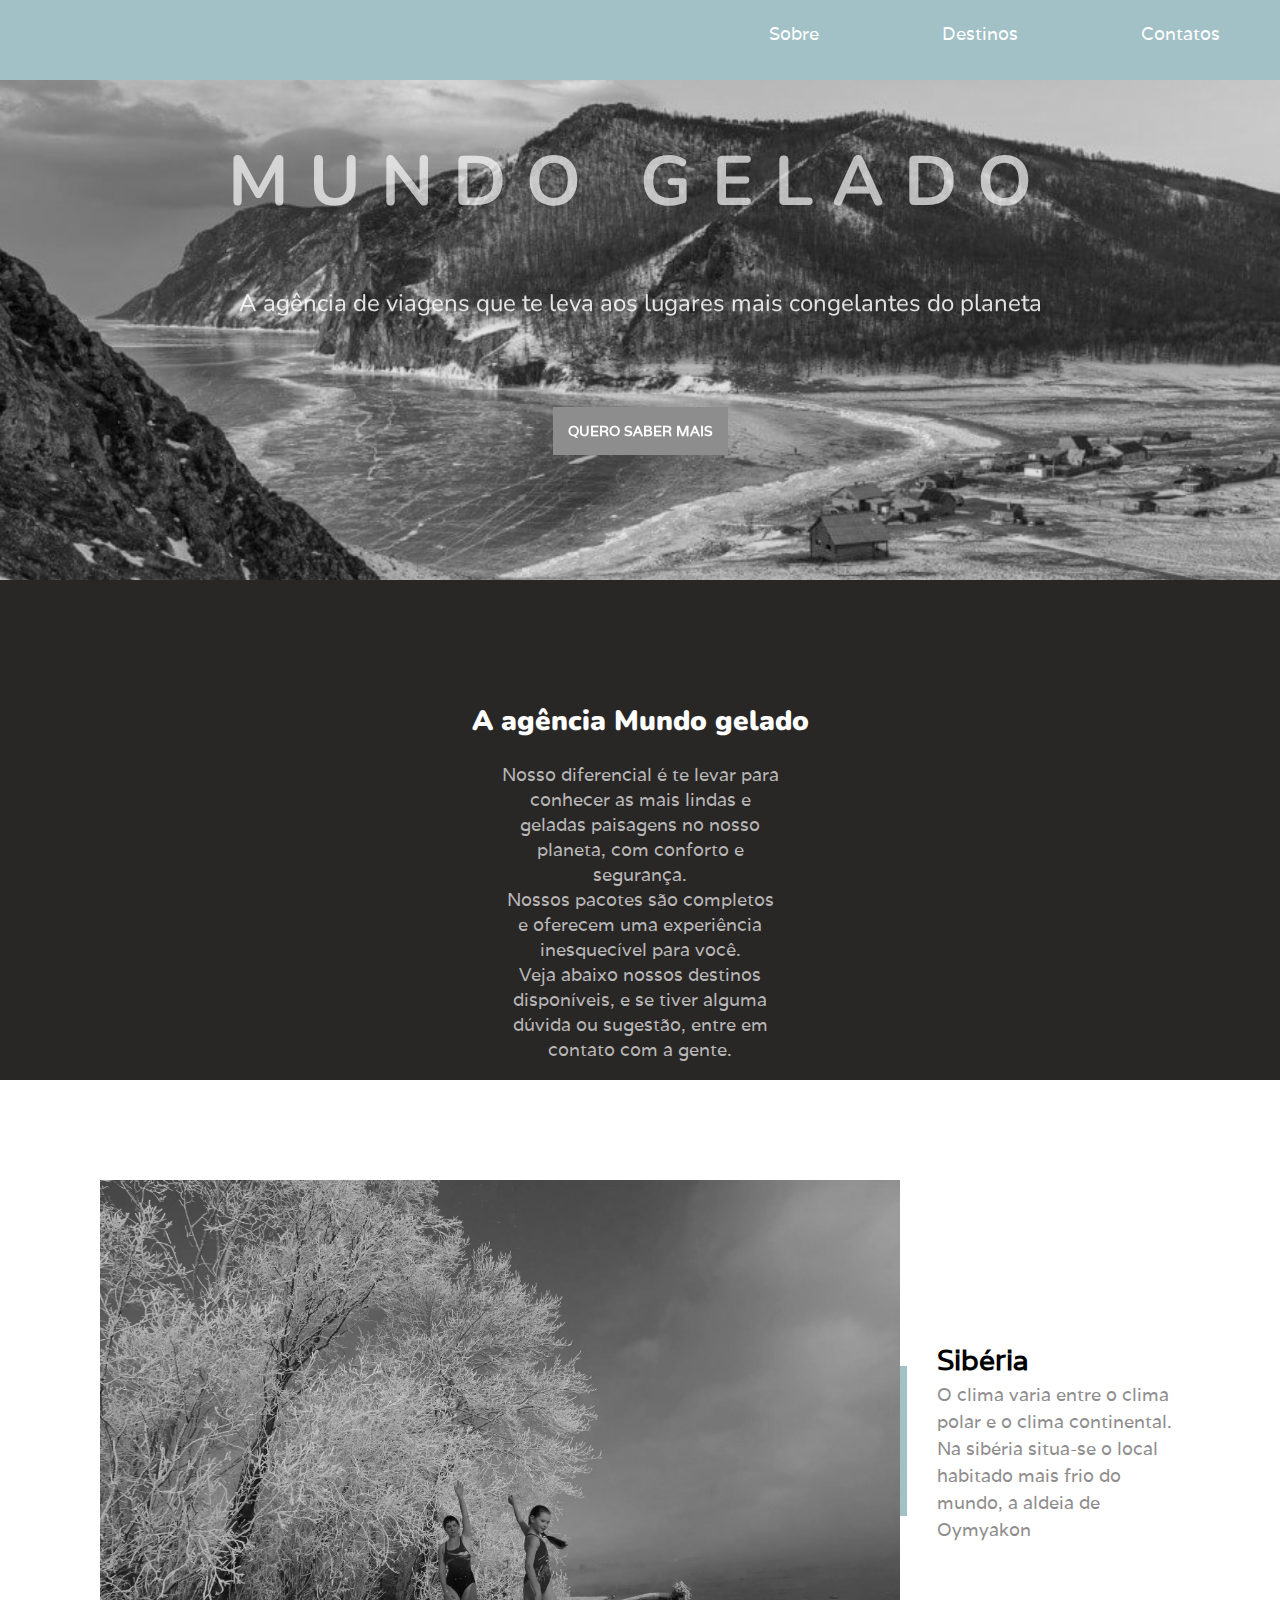
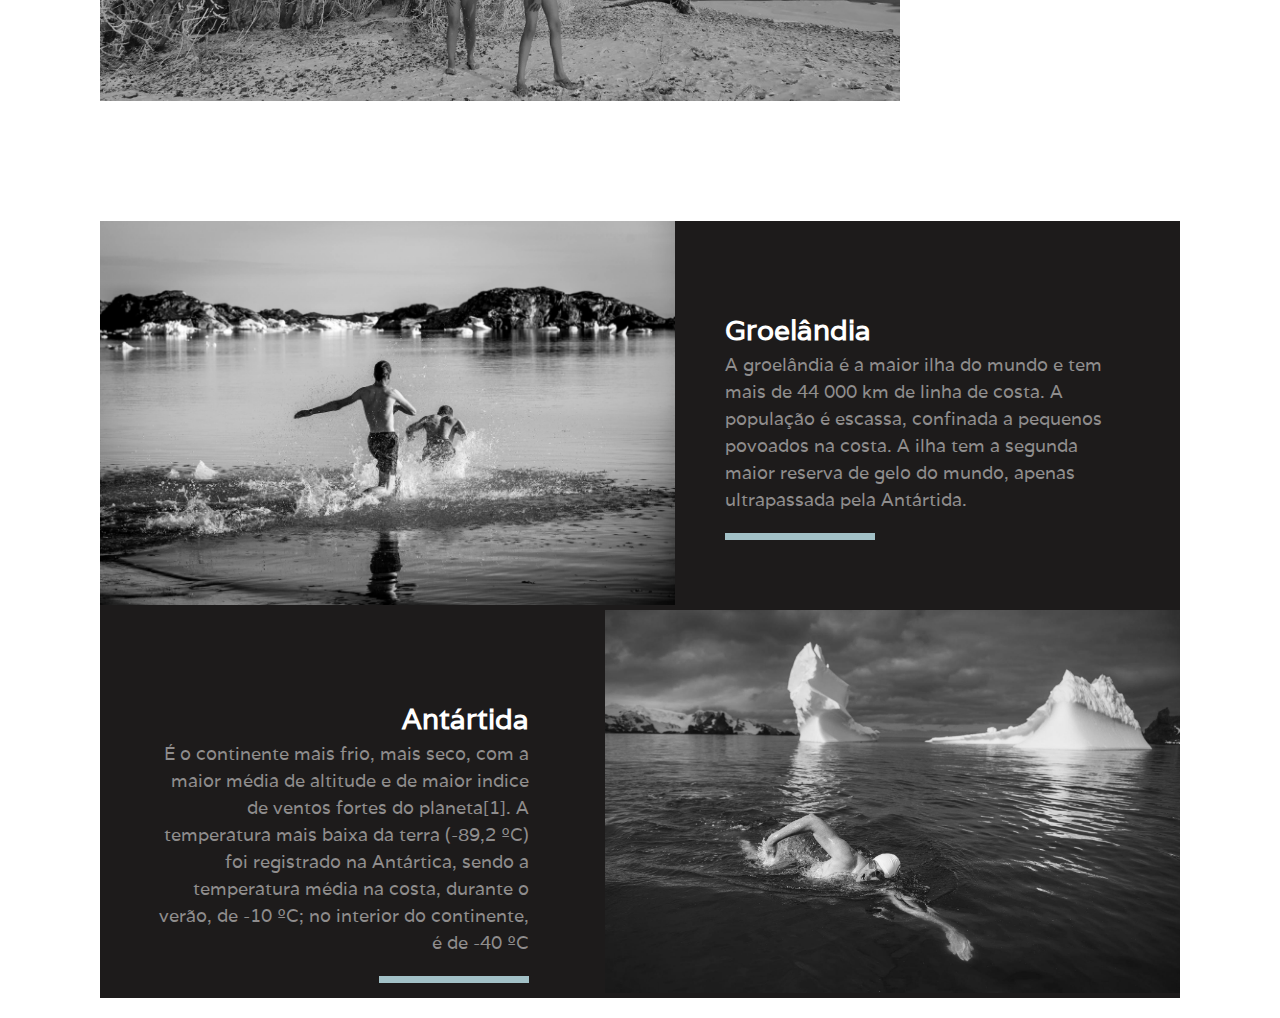
<file: aula-5/index.html>
<!DOCTYPE html>
<html lang="pt-br">

<head>
    <meta charset="UTF-8">
    <meta name="viewport" content="width=device-width, initial-scale=1.0">
    <title>Mundo Gelado</title>
    <link href="https://fonts.googleapis.com/css?family=Nunito|Varela+Round" rel="stylesheet">
    <link rel="stylesheet" href="./css/reset.css">
    <link rel="stylesheet" href="./css/style.css">
</head>

<body>
    <nav class="nav">
        <ul class="menu">
            <li class="menu_link">
                <a href="">Sobre</a>
            </li>
            <li class="menu_link">
                <a href="#destinos">Destinos</a>
            </li>
            <li class="menu_link">
                <a href="">Contatos</a>
            </li>
        </ul>
    </nav>

    <header class="header">
        <div class="header_text">
            <h1 class="text_title">MUNDO GELADO</h1>
            <p class="text_subtext">A agência de viagens que te leva aos lugares mais congelantes do planeta</p>
            <a class="btn" href="">QUERO SABER MAIS</a>
        </div>
    </header>

    <main>
        <section class="sobre">
            <h2 class="sobre_title">A agência Mundo gelado</h2>
            <p class="sobre_text">Nosso diferencial é te levar para conhecer as mais lindas e geladas paisagens no nosso
                planeta, com conforto e segurança. <br>
                Nossos pacotes são completos e oferecem uma experiência inesquecível para você. <br>
                Veja abaixo nossos destinos disponíveis, e se tiver alguma dúvida ou sugestão, entre em contato com a
                gente.

            </p>
        </section>

        <section id="destinos" class="destinos">

            <div class="siberia">
                <div class="foto_barra">
                    <img class="siberia_foto" src="mundo-gelado/img/siberia.jpg" alt="sibéria">
                    <div class="barra_vertical"></div>
                </div>

                <div class="title_text">
                    <h3 class="siberia_title">Sibéria</h3>
                    <p class="siberia_text">O clima varia entre o clima polar e o clima continental. Na sibéria situa-se
                        o
                        local habitado mais frio do mundo, a aldeia de Oymyakon</p>
                </div>

            </div>

            <div class="groelandia_antartida">

                <div class="groelandia">
                    <div>
                        <img class="groelandia_foto" src="mundo-gelado/img/groenlandia.jpg" alt="groelandia">
                    </div>

                    <div class="groelandia_container">
                        <h3 class="groelandia_title">Groelândia</h3>
                        <p class="groelandia_text">A groelândia é a maior ilha do mundo e tem mais de 44 000 km de linha
                            de
                            costa. A população é escassa, confinada a pequenos povoados na costa. A ilha tem a segunda
                            maior
                            reserva de gelo do mundo, apenas ultrapassada pela Antártida.</p>
                        <div class="barra_horizontal_G"></div>
                    </div>
                </div>

                <div class="antartida">

                    <div class="antartida_container">
                        <h3 class="antartida_title">Antártida</h3>
                        <p class="antartida_text">É o continente mais frio, mais seco, com a maior média de altitude e
                            de
                            maior indice de ventos fortes do planeta[1]. A temperatura mais baixa da terra (-89,2 ºC)
                            foi
                            registrado na Antártica, sendo a temperatura média na costa, durante o verão, de -10 ºC; no
                            interior do continente, é de -40 ºC</p>
                        <div class="barra_horizontal_A"></div>

                    </div>

                    <div>
                        <img class="antartida_foto" src="mundo-gelado/img/antartida.jpg" alt="">
                    </div>
                </div>
            </div>
        </section>
    </main>

</body>

</html>
</file>
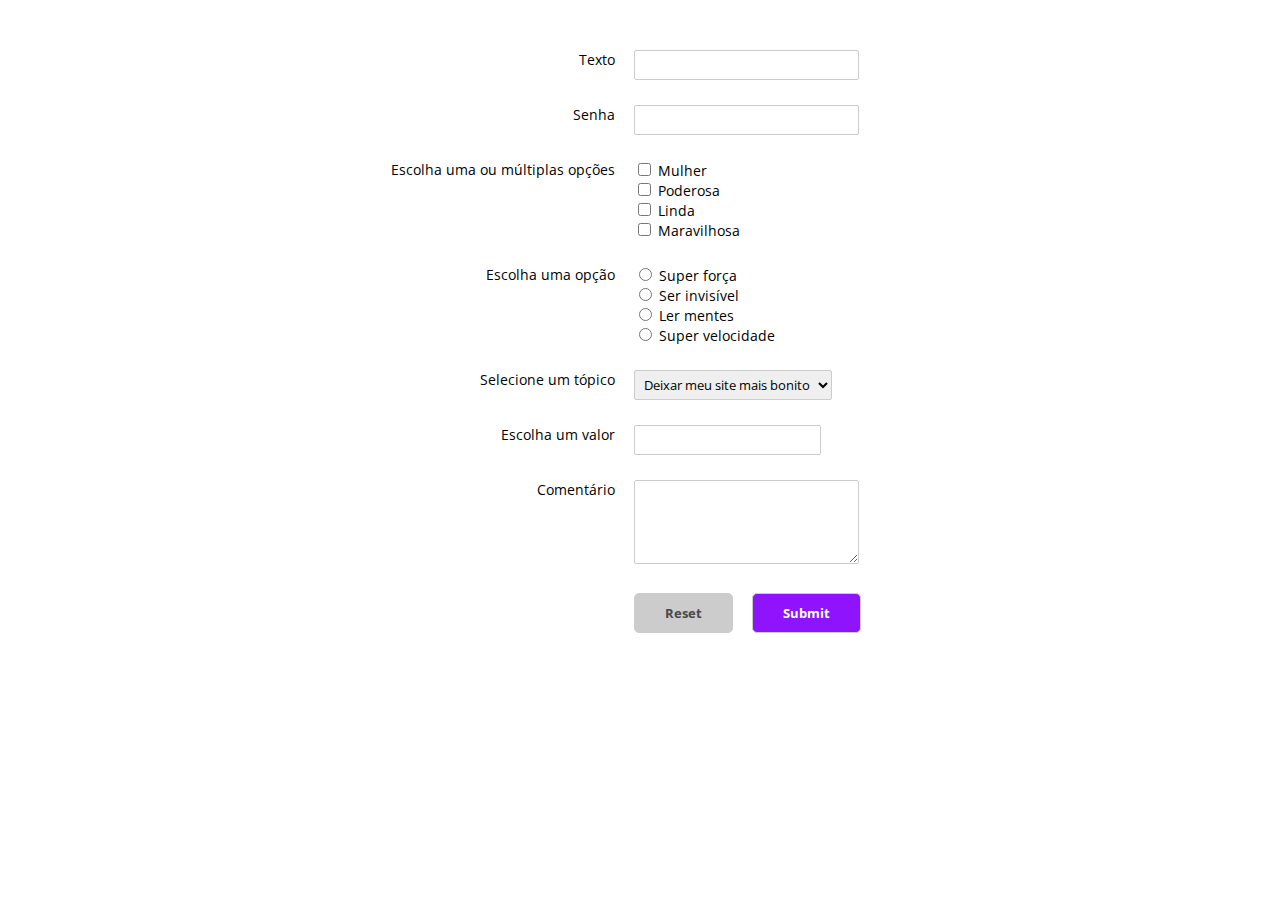
<file: aula-2/exercicio-4/index.html>
<html lang="en">
<head>
    <meta charset="UTF-8">
    <meta name="viewport" content="width=device-width, initial-scale=1.0">
    <meta http-equiv="X-UA-Compatible" content="ie=edge">
    <title>Exercício 4</title>

    <link href="https://fonts.googleapis.com/css?family=Open+Sans" rel="stylesheet">
    <link rel="stylesheet" href="css/style.css">
</head>
<body>
    
    <form action="#" method="GET" class="form">

        <div>
            <label for="texto">Texto</label>
            <input type="text" name="texto" class="half-col">
        </div>

        <div>
            <label for="texto">Senha</label>
            <input type="text" name="texto" class="half-col">
        </div>

        <div>
            <label for="texto">Escolha uma ou múltiplas opções</label>
            <div class="half-col">
                <input type="checkbox" name="mulher" value="Mulher"> Mulher <br>
                <input type="checkbox" name="poderosa" value="Poderosa"> Poderosa
                <br>
                <input type="checkbox" name="linda" value="Linda"> Linda
                <br>
                <input type="checkbox" name="maravilhosa" value="Maravilhosa"> Maravilhosa
            </div>
        </div>

        <div>
            <label for="texto">Escolha uma opção</label>
            <div class="half-col">
                <input type="radio" name="poder" value="Mulher"> Super força <br>
                <input type="radio" name="poder" value="Poderosa"> Ser invisível
                <br>
                <input type="radio" name="poder" value="Linda"> Ler mentes
                <br>
                <input type="radio" name="poder" value="Maravilhosa"> Super velocidade
            </div>
        </div>

        <div>
            <label for="texto">Selecione um tópico</label>
            <select name="dropdown">
                <option value="contato">Deixar meu site mais bonito</option>
                <option value="contato">Acabar com o patriarcado</option>
                <option value="contato">Fazer a revolução feminista</option>
            </select>
        </div>

        <div>
            <label for="texto">Escolha um valor</label>
            <input type="number" name="valor">
        </div>

        <div>
            <label for="texto">Comentário</label>
            <textarea rows="4" col="50" class="half-col"></textarea>
        </div>

        <div>
            <div class="half-col"></div>
            <button class="btn btn_grey">Reset</button>
            <input class="btn btn_purple" type="submit" value="Submit">
        </div>
    </form>

</body>
</html>
</file>
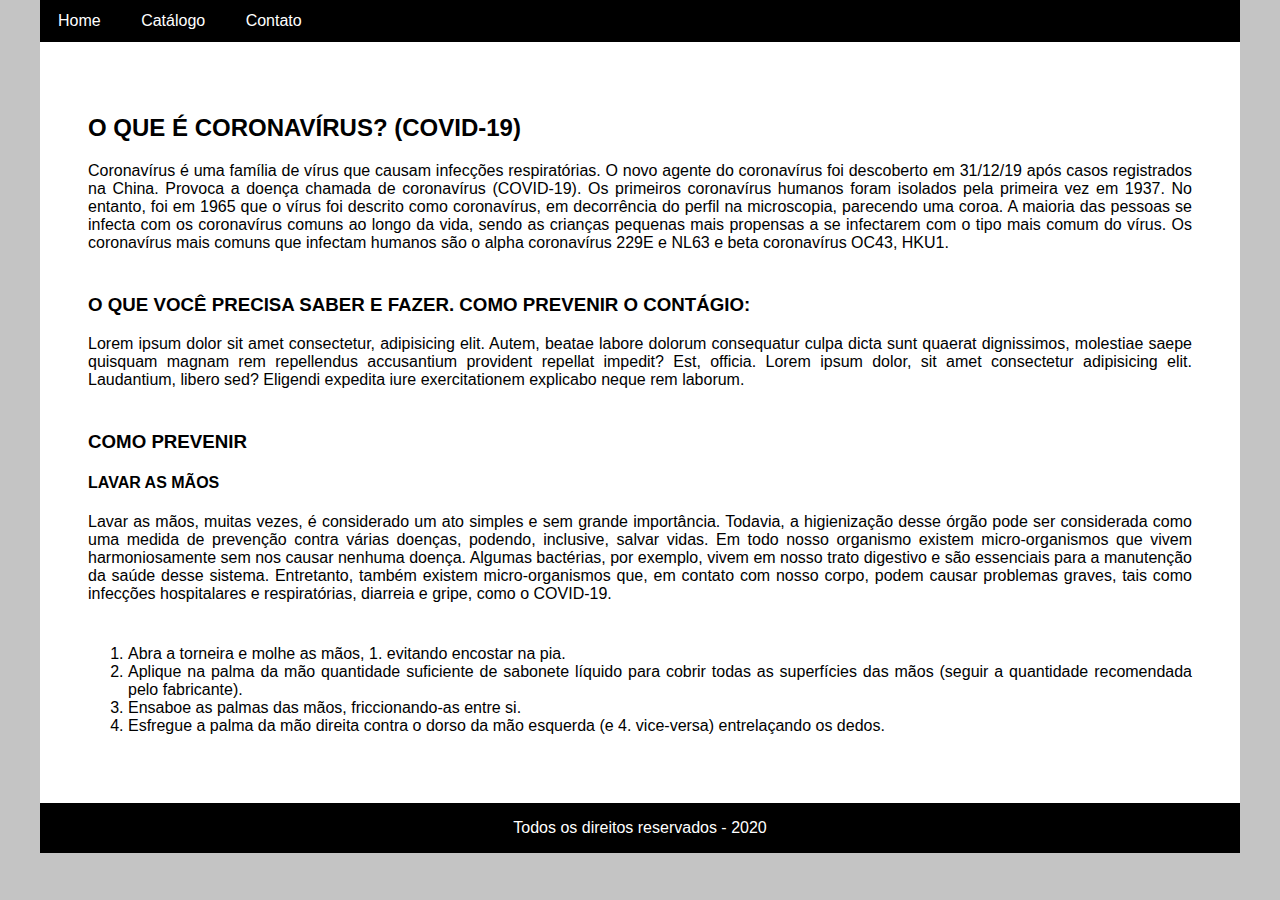
<file: aula-3/exercicio-5/index.html>
<!DOCTYPE html>
<html lang="en">
<head>
    <meta charset="UTF-8">
    <meta name="viewport" content="width=device-width, initial-scale=1.0">
    <title>Menu</title>
    <link rel="stylesheet" href="./css/styles.css">
</head>
<body>
    <header>
        <nav class="menu">
            <ul class="menu-items">
                <li class="menu-item">
                    <a href="" class="menu-item__link">Home</a>
                </li>
                <li class="menu-item">
                    <a href="" class="menu-item__link">Catálogo</a>
                </li>
                <li class="menu-item">
                    <a href="" class="menu-item__link">Contato</a>
                </li>
            </ul>
        </nav>
    </header>

    <main class="main-content">
        <section>
            <h2 class="main-title">O que é coronavírus? (COVID-19)
            </h2>
            <p class="content">
                Coronavírus é uma família de vírus que causam infecções respiratórias. O novo agente do coronavírus foi descoberto em 31/12/19 após casos registrados na China. Provoca a doença chamada de coronavírus (COVID-19).

                Os primeiros coronavírus humanos foram isolados pela primeira vez em 1937. No entanto, foi em 1965 que o vírus foi descrito como coronavírus, em decorrência do perfil na microscopia, parecendo uma coroa.
                
                A maioria das pessoas se infecta com os coronavírus comuns ao longo da vida, sendo as crianças pequenas mais propensas a se infectarem com o tipo mais comum do vírus. Os coronavírus mais comuns que infectam humanos são o alpha coronavírus 229E e NL63 e beta coronavírus OC43, HKU1.
            </p>

            <h3 class="main-title">O que você precisa saber e fazer.
                Como prevenir o contágio:</h3>
            <p class="content">
                Lorem ipsum dolor sit amet consectetur, adipisicing elit. Autem, beatae labore dolorum consequatur culpa dicta sunt quaerat dignissimos, molestiae saepe quisquam magnam rem repellendus accusantium provident repellat impedit? Est, officia.
                Lorem ipsum dolor, sit amet consectetur adipisicing elit. Laudantium, libero sed? Eligendi expedita iure exercitationem explicabo neque rem laborum.
            </p>

            <h3 class="main-title">Como prevenir</h3>
            <h4 class="main-title">Lavar as mãos</h4>
            <p class="content">
                Lavar as mãos, muitas vezes, é considerado um ato simples e sem grande importância. Todavia, a higienização desse órgão pode ser considerada como uma medida de prevenção contra várias doenças, podendo, inclusive, salvar vidas.

                Em todo nosso organismo existem micro-organismos que vivem harmoniosamente sem nos causar nenhuma doença. Algumas bactérias, por exemplo, vivem em nosso trato digestivo e são essenciais para a manutenção da saúde desse sistema. Entretanto, também existem micro-organismos que, em contato com nosso corpo, podem causar problemas graves, tais como infecções hospitalares e respiratórias, diarreia e gripe, como o COVID-19.
                <ol>
                    <li>Abra a torneira e molhe as mãos, 1. evitando encostar na pia.</li>
                    <li>Aplique na palma da mão quantidade
                        suficiente de sabonete líquido para cobrir
                        todas as superfícies das mãos (seguir a
                        quantidade recomendada pelo fabricante).</li>
                    <li>Ensaboe as palmas das mãos, friccionando-as entre si.</li>
                    <li>Esfregue a palma da mão direita
                        contra o dorso da mão esquerda (e 4.
                        vice-versa) entrelaçando os dedos.</li>
                </ol>
            </p>
        </section>
    </main>
    <footer class="footer">
        <p class="footer_info">Todos os direitos reservados - 2020</p>
    </footer>
</body>
</html>
</file>
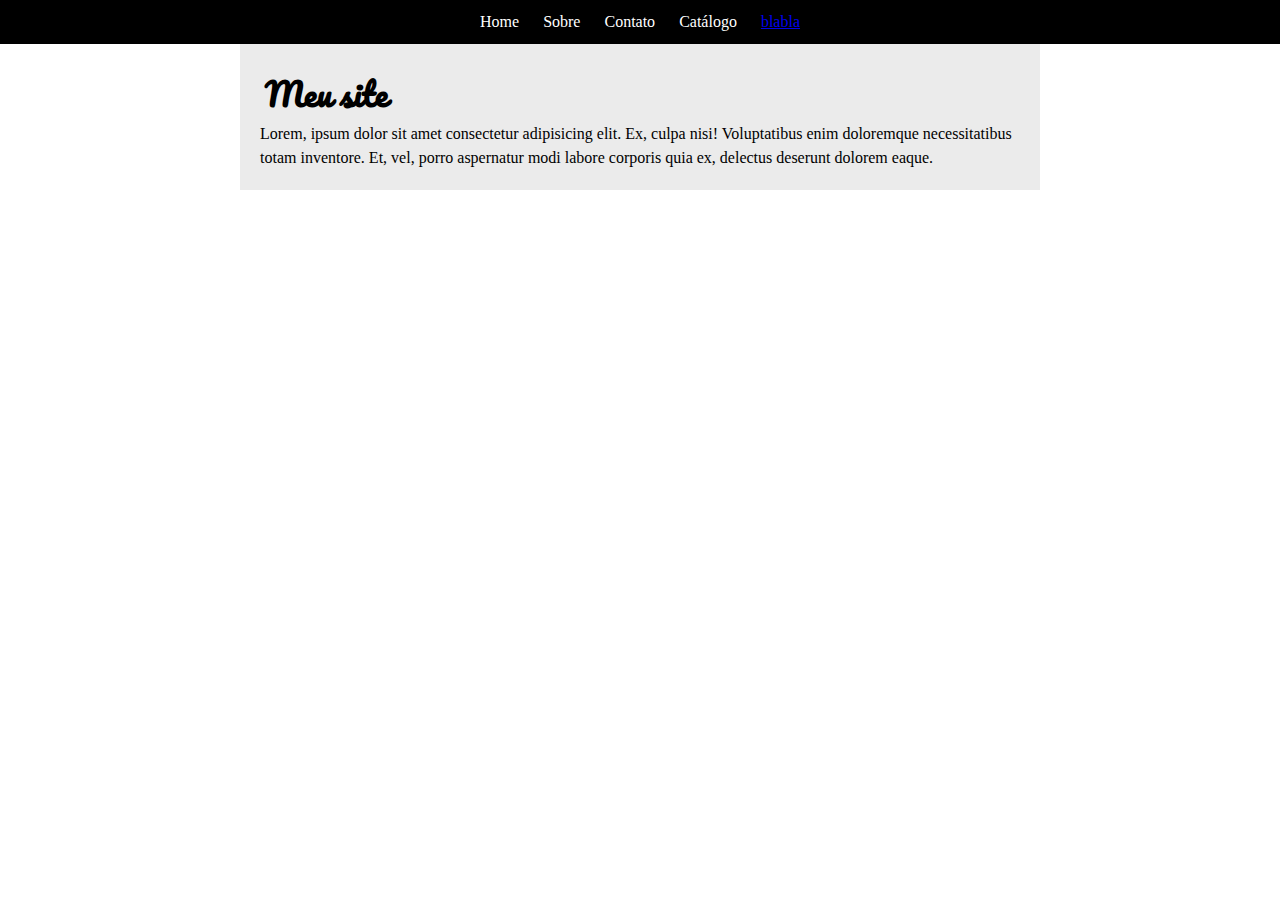
<file: aula-3/exercicio-6/index.html>
<!DOCTYPE html>
<html lang="en">
<head>
    <meta charset="UTF-8">
    <meta name="viewport" content="width=device-width, initial-scale=1.0">
    <title>Document</title>
    <link rel="stylesheet" href="css/style.css">
    <link rel="stylesheet" href="css/reset.css">
    <link href="https://fonts.googleapis.com/css?family=Roboto&display=swap" rel="stylesheet">
    <link href="https://fonts.googleapis.com/css?family=Pacifico&display=swap" rel="stylesheet">
</head>
<body>
    <header>
        <nav class="navbar">
            <ul class="menu">
                <li class="menu-item">Home</li>
                <li class="menu-item">Sobre</li>
                <li class="menu-item">Contato</li>
                <li class="menu-item">Catálogo</li>
                <li class="menu-item">
                    <a href="#">blabla</a>
                </li>
            </ul>
        </nav>
    </header>
    
    <main>
        <section class="texto">
            <h1 class="titulo">Meu site</h1>
            <p>Lorem, ipsum dolor sit amet consectetur adipisicing elit. Ex, culpa nisi! Voluptatibus enim doloremque necessitatibus totam inventore. Et, vel, porro aspernatur modi labore corporis quia ex, delectus deserunt dolorem eaque.</p>
        </section>
    </main>
    
</body>
</html>
</file>
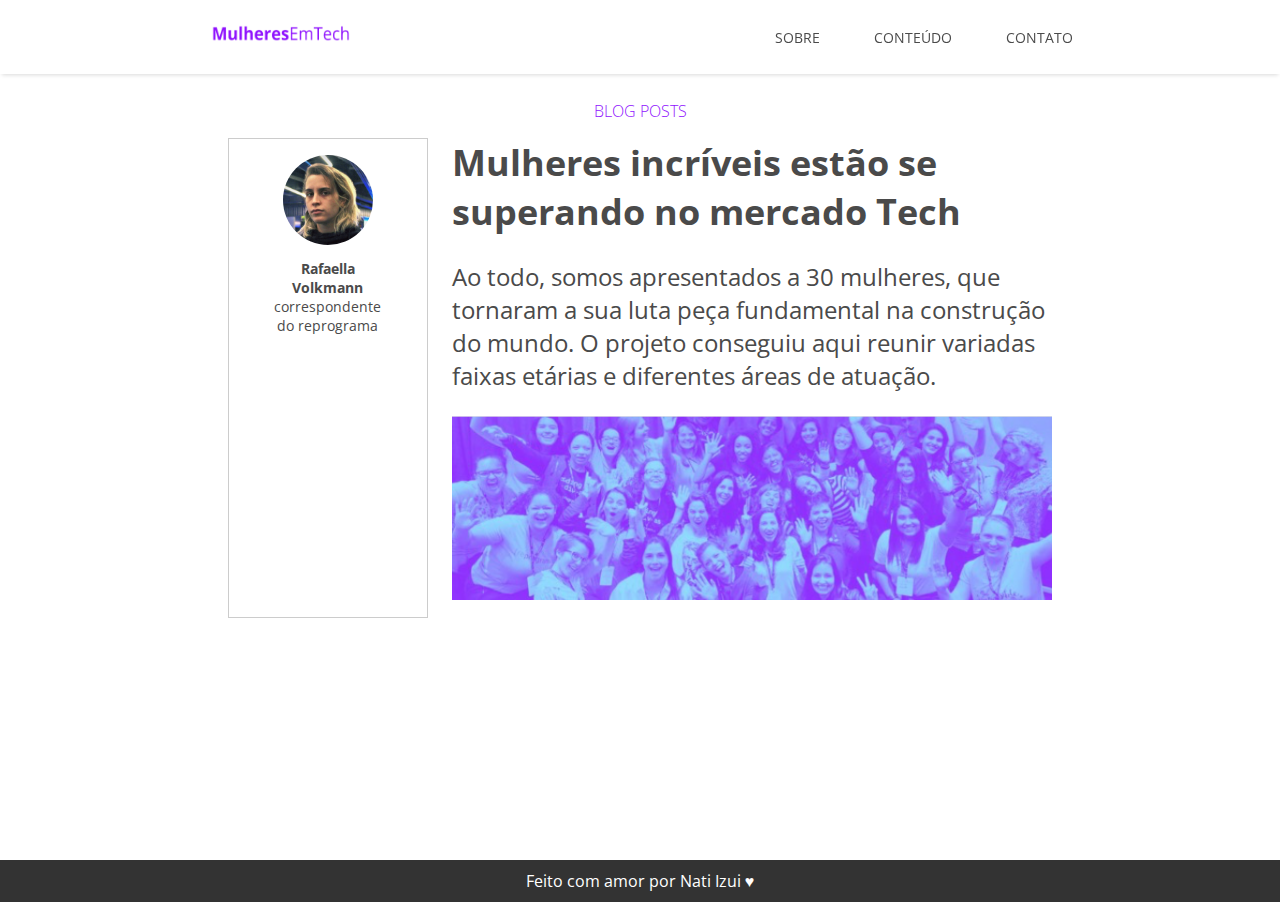
<file: aula-3/exercicio-7/index.html>
<!DOCTYPE html>
<html lang="en">
<head>
  <meta charset="UTF-8">
  <meta name="viewport" content="width=device-width, initial-scale=1.0">
  <meta http-equiv="X-UA-Compatible" content="ie=edge">
  <link href="https://fonts.googleapis.com/css?family=Open+Sans" rel="stylesheet">
  <link rel="stylesheet" href="css/style.css">
  <title>Document</title>
</head>
<body>

  <nav class="navbar">
    <div class="navbar__box">

      <img class="navbar__logo" src="./img/logo.png" alt="logo Mulheres Em Tech">

      <ul class="navbar__nav">
        <li><a href="#">Sobre</a></li>
        <li><a href="#">Conteúdo</a></li>
        <li><a href="#">Contato</a></li>
      </ul>

      <button class="navbar__menu-btn">Menu</button>

    </div>
  </nav>

  <main>
    <section class="posts">

      <h3 class="posts__title">blog posts</h3>

      <aside class="posts__author-area half-column">
        <figure>
          <img src="./img/rafa.jpg" alt="foto da Ralfa">
          <figcaption><p><span>Rafaella Volkmann</span> correspondente do reprograma</p></figcaption>
        </figure>
      </aside>

      <article class="posts__main-area half-column">
        <h1>Mulheres incríveis estão se superando no mercado Tech</h1>
        <p>Ao todo, somos apresentados a 30 mulheres, que tornaram a sua luta peça fundamental na construção do mundo. O projeto conseguiu aqui reunir variadas faixas etárias e diferentes áreas de atuação. </p>
        <img src="./img/img_mulheres.png" alt="foto das alunas da turma 5 do reprograma">
      </article> 

    </section>
  </main>

  <footer>
    Feito com amor por Nati Izui ♥    
  </footer>

</body>
</html>
</file>
<file: aula-5/css/style.css>
@import url('https://fonts.googleapis.com/css?family=Nunito|Varela&display=swap');

/*


    font-family: 'Nunito', sans-serif;

    font-family: 'Varela', sans-serif;

*/

html {
    font-size: 10px;
    font-family: 'Nunito', sans-serif;
}


.nav {
    background-color: #a2c1c7;
    list-style: none;
    height: 80px;
    text-align: right;
}

.menu {
    justify-content: flex-end;
}


.menu_link {
    display: inline-block;
    font-size: 1.8rem;
    padding: 20px 60px;

}

a {
    color: #fff;
    text-decoration: none;
    font-family: 'Varela', sans-serif
}

.header {
    background: url(../mundo-gelado/img/foto-banner.jpg) no-repeat center center / cover;

    filter: grayscale(100%);
    height: 500px;
    width: 100%;

}

.header_text {
    text-align: center;
    padding: 50px 20px;
}

.text_title {
    color: rgba(255, 255, 255, 0.678);
    font-size: 7.0rem;
    letter-spacing: 2rem;

}

.text_subtext {
    color: #fdfdfdde;
    font-size: 2.4rem;
    margin-bottom: 50px;
    padding: 50px;


}

.btn {
    background: #8f8d8d;
    color: #fff;
    padding: 15px;
    font-weight: 900;
    font-size: 1.4rem;
    font-family: 'Varela', sans-serif;
}

.sobre {
    background-color: #292626;
    color: #fff;
    padding: 100px;
    text-align: center;
    height: 500px;
}

.sobre_title {
    font-size: 2.8rem;
    font-weight: 900;
    padding: 20px;
}

.sobre_text {
    font-family: 'Varela', sans-serif;
    font-size: 1.8rem;
    line-height: 25px;
    padding: 0 400px;
    color: #b8b7b7;
}

.siberia {
    display: flex;
    padding: 100px;
    align-items: center;
}
.foto_barra  {
    display: flex;
    align-items: center;
}

.siberia_foto {
    max-width: 800px;
    filter: grayscale(100%);

}

.barra_vertical {
    background-color: #a2c1c7;
    height: 150px;
    width: 7px
}

.title_text {
    text-align: left;

    margin-left: 30px;

}

.siberia_title {
    font-family: 'Varela', sans-serif;
    font-size: 2.8rem;
    
}

.siberia_text {
    color: #8f8d8d;
    font-family: 'Varela', sans-serif;
    font-size: 1.8rem;
    
}

.groelandia_antartida {
    padding: 20px 100px;
}

.groelandia, .antartida {
    display: flex;
    background: #1d1b1b;
    color: #fff
}


.groelandia_foto, .antartida_foto {
    max-width: 575px;
    filter: grayscale(100%)
    
}
.groelandia_container {
    width: 500px;
    margin: 88px 76px 0 50px;
}

 .groelandia_title, .antartida_title {
    font-family: 'Varela', sans-serif;
    font-size: 2.8rem;
 }

 .groelandia_text, .antartida_text {
    color: #8f8d8d;
    font-family: 'Varela', sans-serif;
    font-size: 1.8rem;
 }

 .barra_horizontal_G {
    background-color: #a2c1c7;
    height: 7px;
    width:150px;
    margin-top: 20px;
 }

 .antartida_container {
    width: 500px;
    margin: 88px 76px 0 50px;
    text-align: right;
    ;
 }

 .barra_horizontal_A {
    background-color: #a2c1c7;
    height: 7px;
    width:150px;
    margin-top: 20px;
    display: inline-grid;
 }
</file>
<file: aula-2/exercicio-4/css/style.css>
/* GERAL */
* {
    box-sizing: border-box;
}

body {
    font-family: 'Open Sans', Arial, Helvetica, sans-serif;
    font-size: 14px;
}

/* FORM */
.form {
    max-width: 500px;
    margin: 0 auto;
    margin-top: 50px;
}

    .form > div {
        margin-top: 25px;
    }

    label {
        display: inline-block;
        width: 45%;
        text-align: right;
        margin-right: 15px;
        vertical-align: top;
    }

    input[type="text"], select, input[type="number"] {
        font-family: 'Open Sans', Arial, Helvetica, sans-serif;
        border-radius: 2px;
        border: 1px solid #ccc;
        height: 30px;
        padding: 5px;
    }

    textarea {
        font-family: 'Open Sans', Arial, Helvetica, sans-serif;
        border-radius: 2px;
        border: 1px solid #ccc;
        padding: 5px;
    }

/* LAYOUT */
.half-col {
    display: inline-block;
    width: 45%;
}

/* BUTTON */
.btn {
    font-family: 'Open Sans', Arial, Helvetica, sans-serif;
    border: 1px solid #ccc;
    padding: 10px 30px;
    font-weight: bold;
    border-radius: 5px;
    transition: all .5s;
    margin-left: 15px;
}

.btn_grey {
    background-color: #ccc;
    color: #4a4a4a;
}

.btn_purple {
    background-color: #9013FE;
    color: white;
}

.btn_grey:hover {
    background-color: #999;
    color: white;
}

.btn_purple:hover {
    background-color: #3a006d;
}


@media screen and (max-width:500px) {
    label {
        width: 60%;
        text-align: left;
    }
    input[type="number"] {
        display: flex;
    }

    .form {
        max-width: 500px; 
    }

    .btn_grey {
        margin-left: -140px;
    }
    .btn_purple  {
        position: absolute;
    }
}
</file>
<file: aula-3/exercicio-5/css/styles.css>
body {
    margin: 0;
    background: #c4c4c4;
    font-family: 'Helvetica', serif;
}

.menu {
    display: flex;
    justify-content: center;
}

.menu-items {
    display: inline-block;
    background: #000;
    list-style: none;
    padding: 0;
    margin: 0;
    width: 1200px;
    text-align: left;
}

.menu-item {
    padding: 12px 18px;
    display: inline-block;
}

.menu-item:hover {
    color: #000;
    background: #ffaa
}

.menu-item__link {
    color: #fff;
    text-decoration: none;
}

.main-content {
    box-sizing: border-box;
    padding: 52px 48px;
    margin: auto;
    max-width: 1200px;
    background: #fff;
    text-align: justify;
}

.content {
    margin-bottom: 42px;
}

.footer_info {
    box-sizing: border-box;
    padding: 16px;
    text-align: center;
    width: 1200px;
    margin: auto;
    height: 50px;
    color: #fff;
    background: #000;
}

.main-title {
    text-transform: uppercase;
}
</file>
<file: aula-3/exercicio-7/css/style.css>
/* GERAL */
* {
  color: #4A4A4A;
}

body {
  margin: 0;
  font-family: 'Open Sans', Arial, Helvetica, sans-serif;
}

main {
  min-height: calc(100vh - 40px); 
}

/* NAVBAR */
.navbar {
  position: fixed;
  width: 100%;
  padding: 10px 0;
  box-shadow: 0px 3px 4px -2px rgba(0, 0, 0, 0.15);
  background-color: white;
}

.navbar__box {
  max-width: 1000px;
  margin: 0 auto;
}

.navbar__logo {
  display: inline-block;
  width: 140px;
  height: 20px;
  margin-left: 71px;
}

.navbar__nav {
  display: inline-block;
  margin-left: 420px;
  padding: 0;
}

.navbar__nav li {
  list-style: none;
  display: inline-block;
  margin-right: 50px;
}

.navbar__nav li a {
  text-decoration: none;
  font-size: 14px;
  text-transform: uppercase;
}

.navbar__menu-btn {
  display: none;
}

/* BLOG POSTS */
.posts__title {
  color: #9013FE;
  text-transform: uppercase;
  font-size: 16px;
  font-weight: lighter;
  text-align: center;
  padding-top: 100px;
  margin-top: 0; 
}

/* SECTION */
.posts {
  max-width: 825px;
  margin: 0 auto;
}

.half-column {
  display: inline-block;
  min-height: 480px;
  vertical-align: top;
}
/* AUTHOR AREA */
.posts__author-area {
  border: 1px solid #CCCCCC;
  box-sizing: border-box;
  width: 200px;
}

.posts__author-area img {
  width: 90px;
  height: 90px;
  border-radius: 45px;
  margin: 0 auto;
  display: block;
}

.posts__author-area p {
  font-size: 14px;
  text-align: center;
}

.posts__author-area span {
  font-weight: bold;
}


/* MAIN AREA */
.posts__main-area {
  max-width: 600px;
  margin-left: 20px;
}

.posts__main-area h1 {
  font-weight: bold;
  font-size: 36px;
  margin-top: 0;
}

.posts__main-area p {
  font-size: 24px;
}

.posts__main-area img {
  max-width: 600px;
  width: 100%;
}

/* FOOTER */
footer {
  text-align: center;
  background-color: #333;
  color: white;
  padding: 10px;
  /* height: 50px; */
}

@media screen and (max-width: 900px) {
  .half-column {
    min-height: 200px;
    display: block;
    margin: 0 auto;
  }
  
  .posts__main-area {
    margin-top: 25px; 
    margin-bottom: 25px;
    padding: 0 25px;
  }

  .navbar__box {
    display: flex;
    justify-content: space-between;
    padding: 0 30px;
  }

  .navbar__nav {
    display: none;
  }

  .navbar__menu-btn {
    display: block;
  }

  .posts__title {
    padding-top: 80px;
  }
}
</file>
<file: aula-3/exercicio-6/css/style.css>
/* reseta a margem do box-model 
do body */
/* body {
    font-family: 'Roboto', cursive;
    background: pink;
} */

.menu {
    list-style: none;
    background: #000;
    display: inline-block;
}

.menu-item {
    padding: 10px;
    color: #FFF;
    display: inline-block;
    width: auto;
}

.titulo {
    font-family: 'Pacifico', cursive;
    margin: 5px;
}

.navbar{
    background: #000;
    text-align: center;
}

.texto {
    margin: auto;
    width: 800px;
    background: #ebebeb;
    padding: 20px;
}


.footer {
    text-align: center;
    background: red;
}

.centralize {
    background: blue;
    width: 300px;
}
</file>
